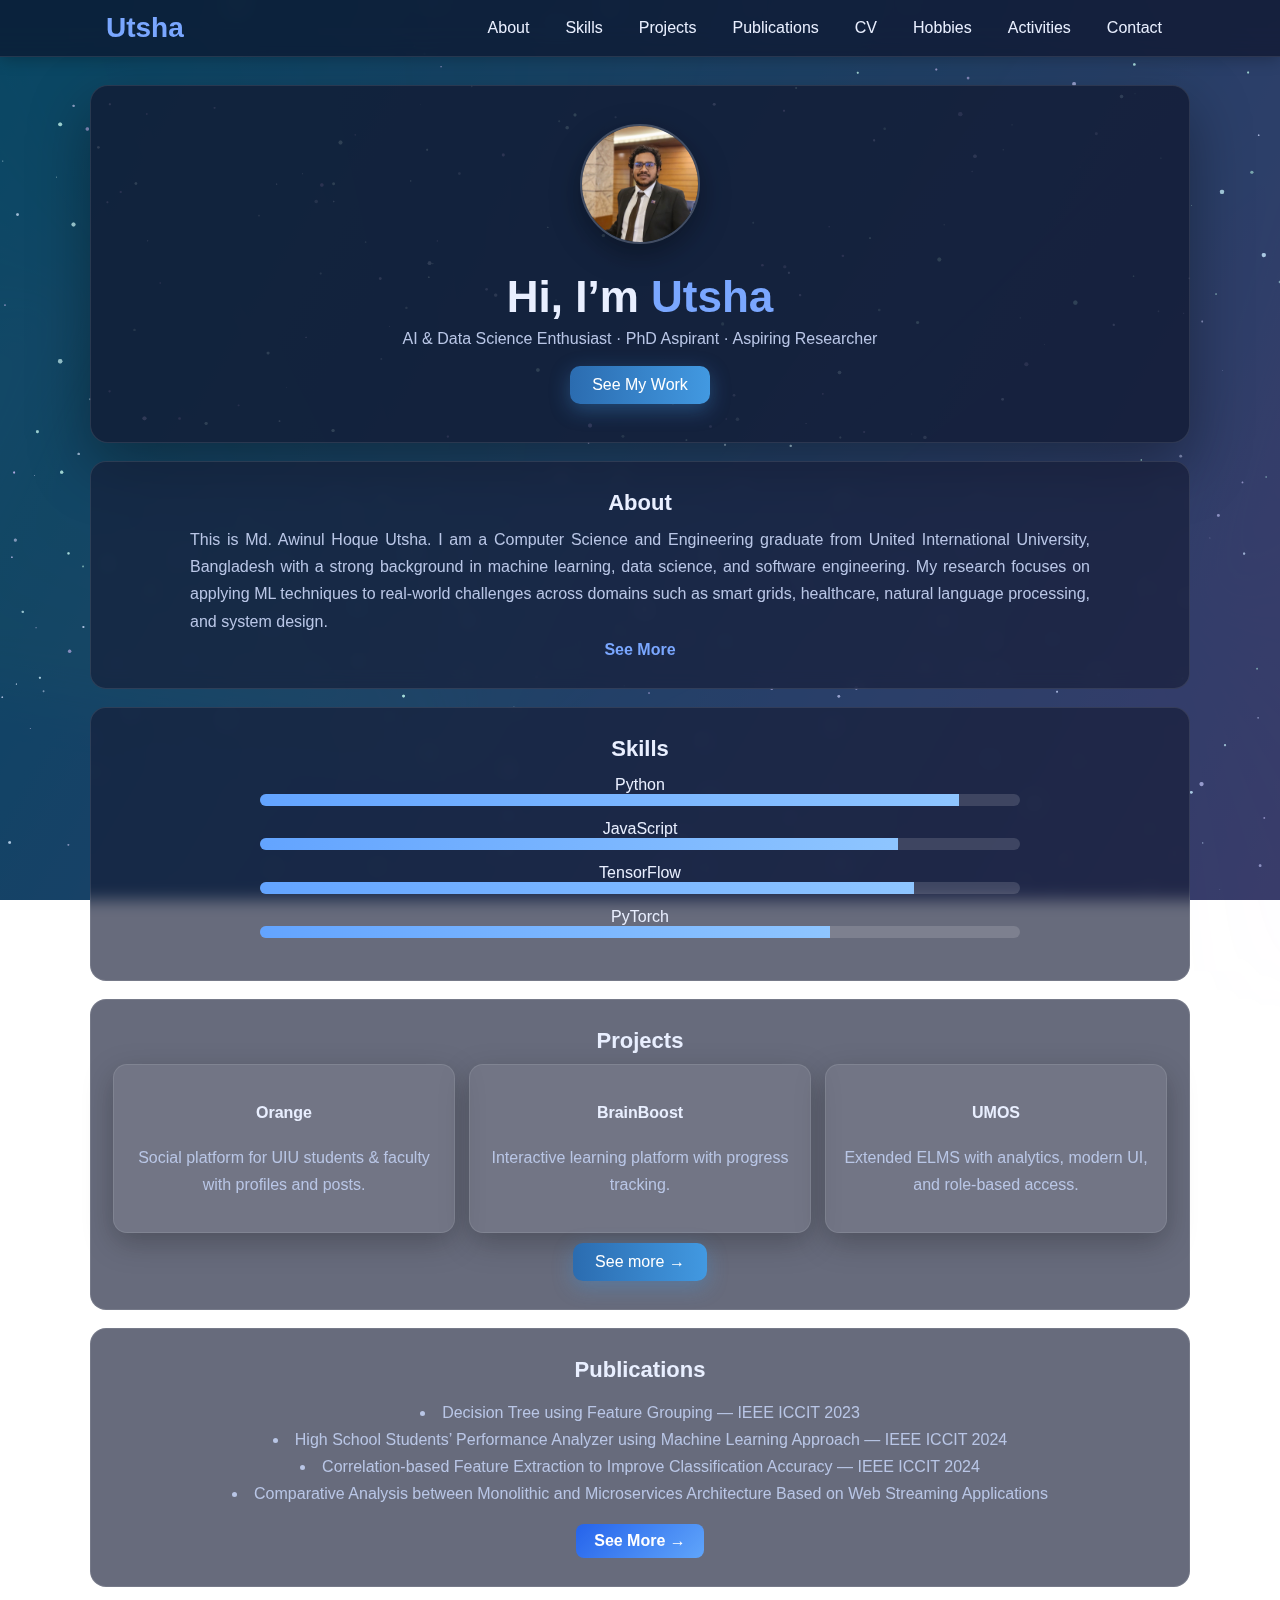
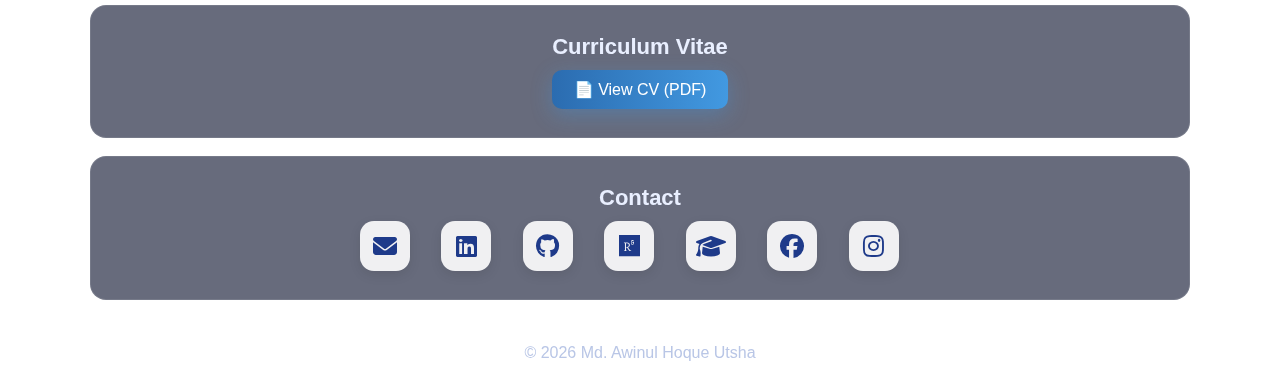
<file: index.html>
<!DOCTYPE html>
<html lang="en">
<head>
  <meta charset="UTF-8" />
  <meta name="viewport" content="width=device-width, initial-scale=1, viewport-fit=cover" />
  <title>Md. Awinul Hoque Utsha | Portfolio</title>

  <link
    rel="stylesheet"
    href="https://cdnjs.cloudflare.com/ajax/libs/font-awesome/6.5.0/css/all.min.css"
  />
  <link rel="stylesheet" href="style.css" />

  <style>
    /* =========================
       MOBILE FRIENDLY PATCH
       (keeps your existing design)
       ========================= */

    /* Base nav: keep your current look, just ensure flex works nicely */
    header nav {
      display: flex;
      align-items: center;
      justify-content: space-between;
      gap: 12px;
      padding: 12px 16px;
    }
    header nav h1.brand { margin: 0; white-space: nowrap; }

    /* Burger button (hidden on desktop) */
    .nav-toggle {
      display: none;
      appearance: none;
      border: 1px solid rgba(0,0,0,.08);
      background: #fff;
      width: 42px; height: 42px;
      border-radius: 12px;
      align-items: center; justify-content: center;
      cursor: pointer;
    }
    .nav-toggle svg { width: 22px; height: 22px; }

    /* Desktop UL stays as-is */
    header nav ul {
      list-style: none;
      display: flex;
      gap: 10px 12px;
      margin: 0;
      padding: 0;
      flex-wrap: wrap;             /* if narrow desktop, allow wrap */
      overflow-x: auto;            /* safety: long menus can scroll */
      -webkit-overflow-scrolling: touch;
      scrollbar-width: none;
    }
    header nav ul::-webkit-scrollbar { display: none; }

    header nav a {
      text-decoration: none;
      padding: 10px 12px;          /* larger tap target */
      border-radius: 12px;
    }

    /* Sections sizing for phones */
    .section {
      width: min(100% - 32px, 1100px);
      margin-left: auto;
      margin-right: auto;
    }

    /* Projects grid stacks gracefully */
    .grid {
      display: grid;
      gap: 14px;
      grid-template-columns: repeat(auto-fit, minmax(220px, 1fr));
    }

    /* About: readable line length */
    #about-text {
      width: min(100%, 900px);
      margin: 0 auto;
      text-align: justify;
    }

    /* Contact icons: clean grid + tap targets */
    .contact-icons {
      display: grid;
      gap: 10px;
      grid-template-columns: repeat(auto-fit, minmax(56px, 1fr));
      max-width: 560px;
      margin: 8px auto 0;
    }
    .contact-btn { padding: 14px; border-radius: 14px; }

    /* Performance: disable heavy bg on smaller screens */
    @media (max-width: 768px) {
      .sky, .aurora, #space { display: none !important; }
      body {
        background: radial-gradient(
          circle at 25% 25%,
          #e0f2fe 0%,
          #e9d5ff 35%,
          #ffe4e6 70%
        );
      }
      /* Mobile menu behavior */
      .nav-toggle { display: inline-flex; }
      header nav ul {
        display: none;                 /* hide links by default on mobile */
        width: 100%;
        margin-top: 8px;
        padding: 10px;
        border: 1px solid rgba(0,0,0,.06);
        border-radius: 14px;
        background: rgba(255,255,255,.85);
        box-shadow: 0 10px 28px rgba(0,0,0,.08);
        flex-direction: column;        /* vertical list */
        gap: 8px;
      }
      header.nav-open nav ul { display: flex; }   /* show when open */
      /* Keep hero image and spacing tidy */
      .hero { padding: 20px 0; }
      .hero .hero-content {
        width: min(100% - 24px, 820px);
        padding: 16px;
        margin: 0 auto;
      }
      .avatar {
        width: clamp(96px, 32vw, 140px);
        height: clamp(96px, 32vw, 140px);
      }
    }

    /* Smallest phones: slightly tighter padding */
    @media (max-width: 480px) {
      .section { padding: 16px; }
      .card { padding: 12px; }
    }

    /* Nice focus rings for accessibility */
    :where(a, button, input):focus-visible {
      outline: 2px solid #60a5fa;
      outline-offset: 2px;
      border-radius: 12px;
    }
  </style>
</head>

<body>
  <!-- Background layers -->
  <div class="sky"></div>
  <div class="aurora"></div>
  <canvas id="space"></canvas>

  <!-- HEADER -->
  <header>
    <nav>
      <h1 class="brand">Utsha</h1>

      <!-- mobile burger -->
      <button class="nav-toggle" id="navToggle" aria-label="Toggle navigation" aria-expanded="false">
        <svg viewBox="0 0 24 24" fill="none" stroke="#111827" stroke-width="2" stroke-linecap="round" aria-hidden="true">
          <path d="M4 6h16M4 12h16M4 18h16"/>
        </svg>
      </button>

      <ul id="navMenu">
        <li><a href="index.html#about">About</a></li>
        <li><a href="index.html#skills">Skills</a></li>
        <li><a href="index.html#projects">Projects</a></li>
        <li><a href="index.html#publications">Publications</a></li>
        <li><a href="index.html#cv">CV</a></li>
        <li><a href="hobbies.html">Hobbies</a></li>
        <li><a href="activities.html">Activities</a></li>
        <li><a href="index.html#contact">Contact</a></li>
      </ul>
    </nav>
  </header>

  <!-- HERO -->
  <section id="hero" class="hero">
    <div class="hero-content">
      <img src="me.jpg" alt="Profile photo" class="avatar" />
      <h2>Hi, I’m <span class="accent">Utsha</span></h2>
      <p>AI &amp; Data Science Enthusiast · PhD Aspirant · Aspiring Researcher</p>
      <a href="#projects" class="btn">See My Work</a>
    </div>
  </section>

  <!-- ABOUT -->
  <section id="about" class="section">
    <h3>About</h3>
    <p id="about-text" class="collapsed">
      This is Md. Awinul Hoque Utsha. I am a Computer Science and Engineering
      graduate from United International University, Bangladesh with a strong
      background in machine learning, data science, and software engineering.
      My research focuses on applying ML techniques to real-world challenges
      across domains such as smart grids, healthcare, natural language
      processing, and system design.

      <br /><br />
      I have co-authored several peer-reviewed IEEE conference papers,
      including work on decision tree feature grouping, smart grid stability
      prediction, Banglish sentiment analysis, and edge-computing–based fall
      detection for elderly safety. These contributions reflect my commitment
      to advancing applied ML research that bridges theory with impactful
      applications. In addition to research, I have built software systems and
      platforms such as Orange (a social platform for university communities),
      BrainBoost (an interactive learning system), and UMOS (an enhanced
      learning management system).

      <br /><br />
      My academic achievements include receiving the Champion Award at the
      ICCIT AI Application Competition (2024) and multiple merit-based
      scholarships. Beyond academics, I have demonstrated leadership as
      Chairperson of the IEEE UIU Student Branch and President of the UIU
      Entrepreneur Development Forum, experiences that strengthened my skills
      in collaboration, communication, and organizational management.

      <br /><br />
      My long-term goal is to pursue a PhD in machine learning and artificial
      intelligence, with a particular focus on robust representation learning,
      anomaly detection, and human-centered applications. I aspire to
      contribute to both cutting-edge research and practical innovations that
      address pressing societal challenges.
    </p>
    <button id="toggle-about" class="see-more-btn">See More</button>
  </section>

  <!-- SKILLS -->
  <section id="skills" class="section">
    <h3>Skills</h3>
    <div class="skills">
      <div class="skill">
        <span>Python</span>
        <div class="bar"><div class="fill" style="width: 92%"></div></div>
      </div>
      <div class="skill">
        <span>JavaScript</span>
        <div class="bar"><div class="fill" style="width: 84%"></div></div>
      </div>
      <div class="skill">
        <span>TensorFlow</span>
        <div class="bar"><div class="fill" style="width: 86%"></div></div>
      </div>
      <div class="skill">
        <span>PyTorch</span>
        <div class="bar"><div class="fill" style="width: 75%"></div></div>
      </div>
    </div>
  </section>

  <!-- PROJECTS -->
  <section id="projects" class="section">
    <h3>Projects</h3>
    <div class="grid">
      <article class="card">
        <h4>Orange</h4>
        <p>Social platform for UIU students &amp; faculty with profiles and posts.</p>
      </article>
      <article class="card">
        <h4>BrainBoost</h4>
        <p>Interactive learning platform with progress tracking.</p>
      </article>
      <article class="card">
        <h4>UMOS</h4>
        <p>Extended ELMS with analytics, modern UI, and role-based access.</p>
      </article>
    </div>
    <div class="see-more" style="margin-top: 10px">
      <a class="btn ghost" href="projects.html">See more →</a>
    </div>
  </section>

  <!-- PUBLICATIONS -->
  <section id="publications" class="section">
    <h3>Publications</h3>
    <ul class="list">
      <li>Decision Tree using Feature Grouping — IEEE ICCIT 2023</li>
      <li>
        High School Students’ Performance Analyzer using Machine Learning Approach — IEEE ICCIT 2024
      </li>
      <li>
        Correlation-based Feature Extraction to Improve Classification Accuracy — IEEE ICCIT 2024
      </li>
      <li>
        Comparative Analysis between Monolithic and Microservices Architecture Based on Web Streaming Applications
      </li>
    </ul>
    <div class="see-more" style="margin-top: 10px">
      <a href="publications.html" class="button">See More →</a>
    </div>
  </section>

  <!-- CV -->
  <section id="cv" class="section">
    <h3>Curriculum Vitae</h3>
    <a class="btn" href="cv.pdf" target="_blank" rel="noopener">📄 View CV (PDF)</a>
  </section>

  <!-- CONTACT -->
  <section id="contact" class="section">
    <h3>Contact</h3>
    <div class="contact-icons">
      <a href="mailto:mutsha202163@bscse.uiu.ac.bd" class="contact-btn" title="Email">
        <i class="fa-solid fa-envelope"></i>
      </a>
      <a
        href="https://www.linkedin.com/in/md-awinul-hoque-utsha-1637641ab/"
        target="_blank"
        class="contact-btn"
        title="LinkedIn"
        rel="noopener"
        ><i class="fa-brands fa-linkedin"></i
      ></a>
      <a href="https://github.com/Awinul" target="_blank" class="contact-btn" title="GitHub" rel="noopener">
        <i class="fa-brands fa-github"></i>
      </a>
      <a href="https://researchgate.net/profile/Md-Utsha" target="_blank" class="contact-btn" title="ResearchGate" rel="noopener">
        <i class="fa-brands fa-researchgate"></i>
      </a>
      <a href="https://scholar.google.com/citations?user=93PTwHEAAAAJ&hl=en" target="_blank" class="contact-btn" title="Google Scholar" rel="noopener">
        <i class="fa-solid fa-graduation-cap"></i>
      </a>
      <a href="https://www.facebook.com/awinulhoque.utsha" target="_blank" class="contact-btn" title="Facebook" rel="noopener">
        <i class="fa-brands fa-facebook"></i>
      </a>
      <a href="https://www.instagram.com/awinulhoque/?hl=en" target="_blank" class="contact-btn" title="Instagram" rel="noopener">
        <i class="fa-brands fa-instagram"></i>
      </a>
    </div>
  </section>

  <footer>
    © <span id="year"></span> Md. Awinul Hoque Utsha
  </footer>

  <script src="script.js"></script>
  <script>
    // Footer year
    document.getElementById("year").textContent = new Date().getFullYear();

    // Mobile menu toggle (no design change)
    const navToggle = document.getElementById('navToggle');
    const headerEl = document.querySelector('header');
    const navMenu = document.getElementById('navMenu');

    function closeMenu(){
      headerEl.classList.remove('nav-open');
      navToggle.setAttribute('aria-expanded', 'false');
    }

    navToggle.addEventListener('click', () => {
      const open = headerEl.classList.toggle('nav-open');
      navToggle.setAttribute('aria-expanded', String(open));
    });

    // Close menu on link click (mobile)
    navMenu.querySelectorAll('a').forEach(a => a.addEventListener('click', closeMenu));

    // Close on outside click (mobile)
    document.addEventListener('click', e => {
      if (!headerEl.contains(e.target) && headerEl.classList.contains('nav-open')) closeMenu();
    });

    // Close on Esc
    document.addEventListener('keydown', e => { if (e.key === 'Escape') closeMenu(); });
  </script>
</body>
</html>
</file>
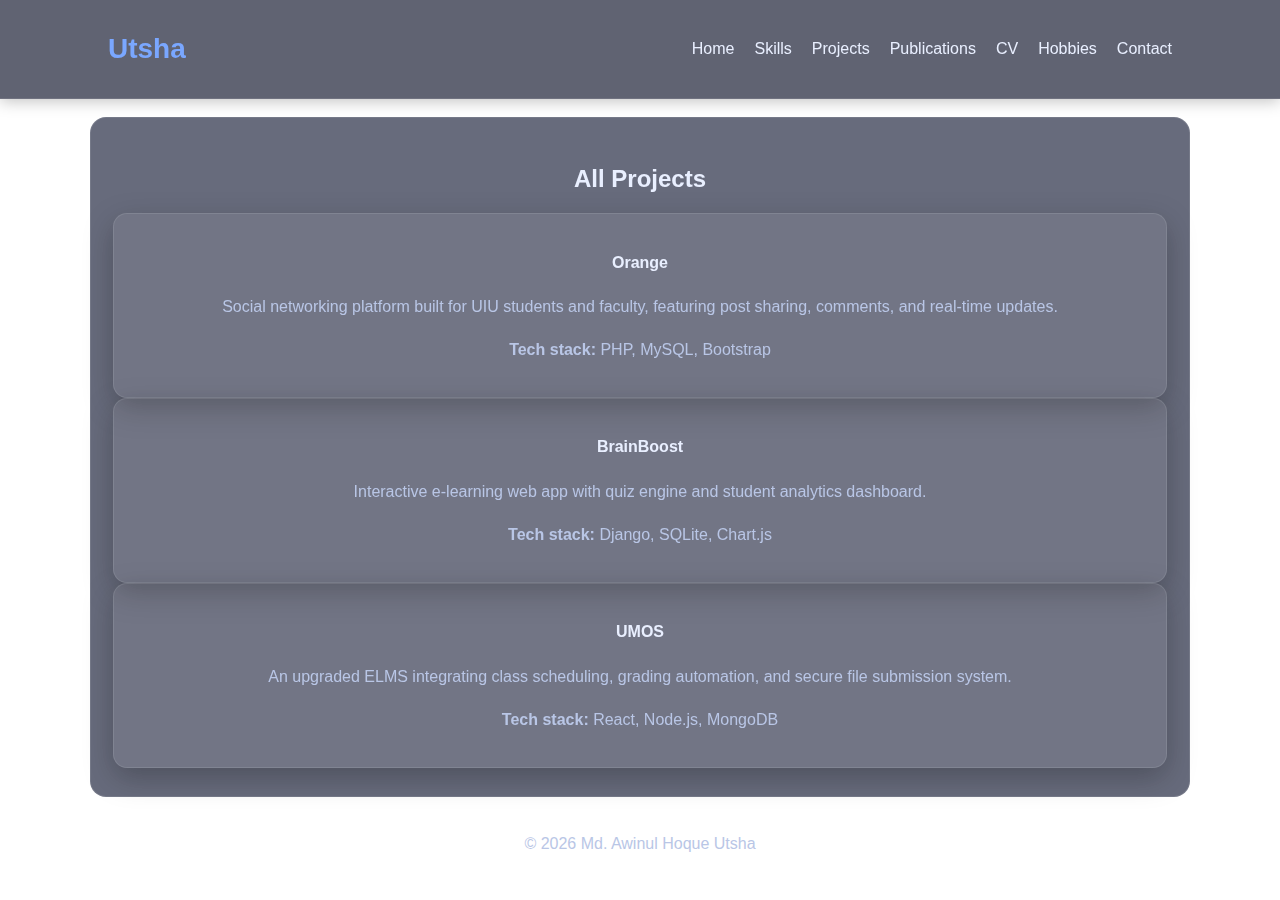
<file: projects.html>
<!DOCTYPE html>
<html lang="en">
<head>
  <meta charset="UTF-8" />
  <meta name="viewport" content="width=device-width, initial-scale=1.0" />
  <title>Projects | Md. Awinul Hoque Utsha</title>
  <link rel="stylesheet" href="style.css" />
</head>
<body>
  <header>
    <nav>
      <h1 class="brand">Utsha</h1>
      <ul>
        <li><a href="index.html">Home</a></li>
        
  <li><a class="active" href="index.html#skills">Skills</a></li>
  <li><a class="active" href="index.html#projects">Projects</a></li>
  <li><a class="active" href="index.html#publications">Publications</a></li>
  <li><a class="active" href="index.html#cv">CV</a></li>
  <li><a class="active" href="hobbies.html">Hobbies</a></li>
  <li><a class="active" href="index.html#contact">Contact</a></li>
      </ul>
    </nav>
  </header>

  <main class="section">
    <h2>All Projects</h2>

    <article class="card">
      <h4>Orange</h4>
      <p>Social networking platform built for UIU students and faculty, featuring post sharing, comments, and real-time updates.</p>
      <p><strong>Tech stack:</strong> PHP, MySQL, Bootstrap</p>
    </article>

    <article class="card">
      <h4>BrainBoost</h4>
      <p>Interactive e-learning web app with quiz engine and student analytics dashboard.</p>
      <p><strong>Tech stack:</strong> Django, SQLite, Chart.js</p>
    </article>

    <article class="card">
      <h4>UMOS</h4>
      <p>An upgraded ELMS integrating class scheduling, grading automation, and secure file submission system.</p>
      <p><strong>Tech stack:</strong> React, Node.js, MongoDB</p>
    </article>
  </main>

  <footer style="text-align:center; padding:20px;">
    © <span id="year"></span> Md. Awinul Hoque Utsha
  </footer>

  <script>
    document.getElementById("year").textContent = new Date().getFullYear();
  </script>
</body>
</html>
</file>
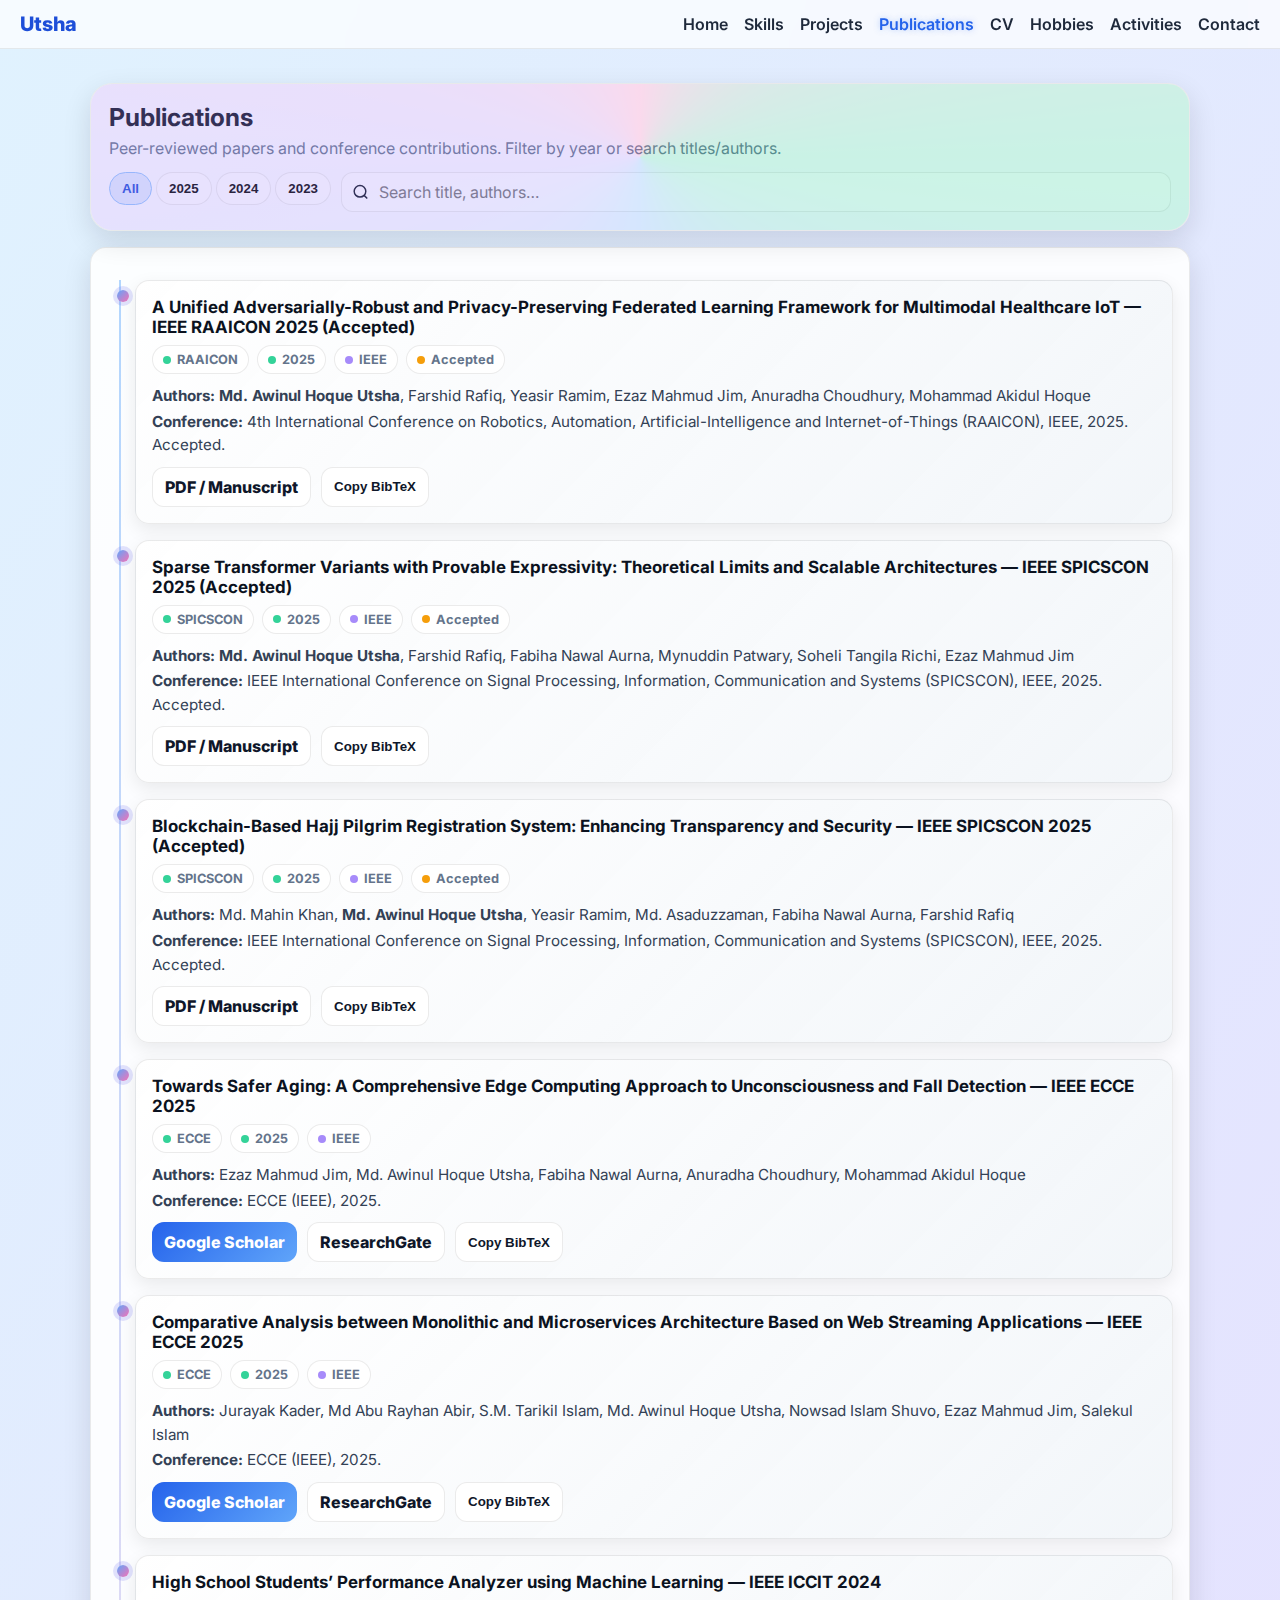
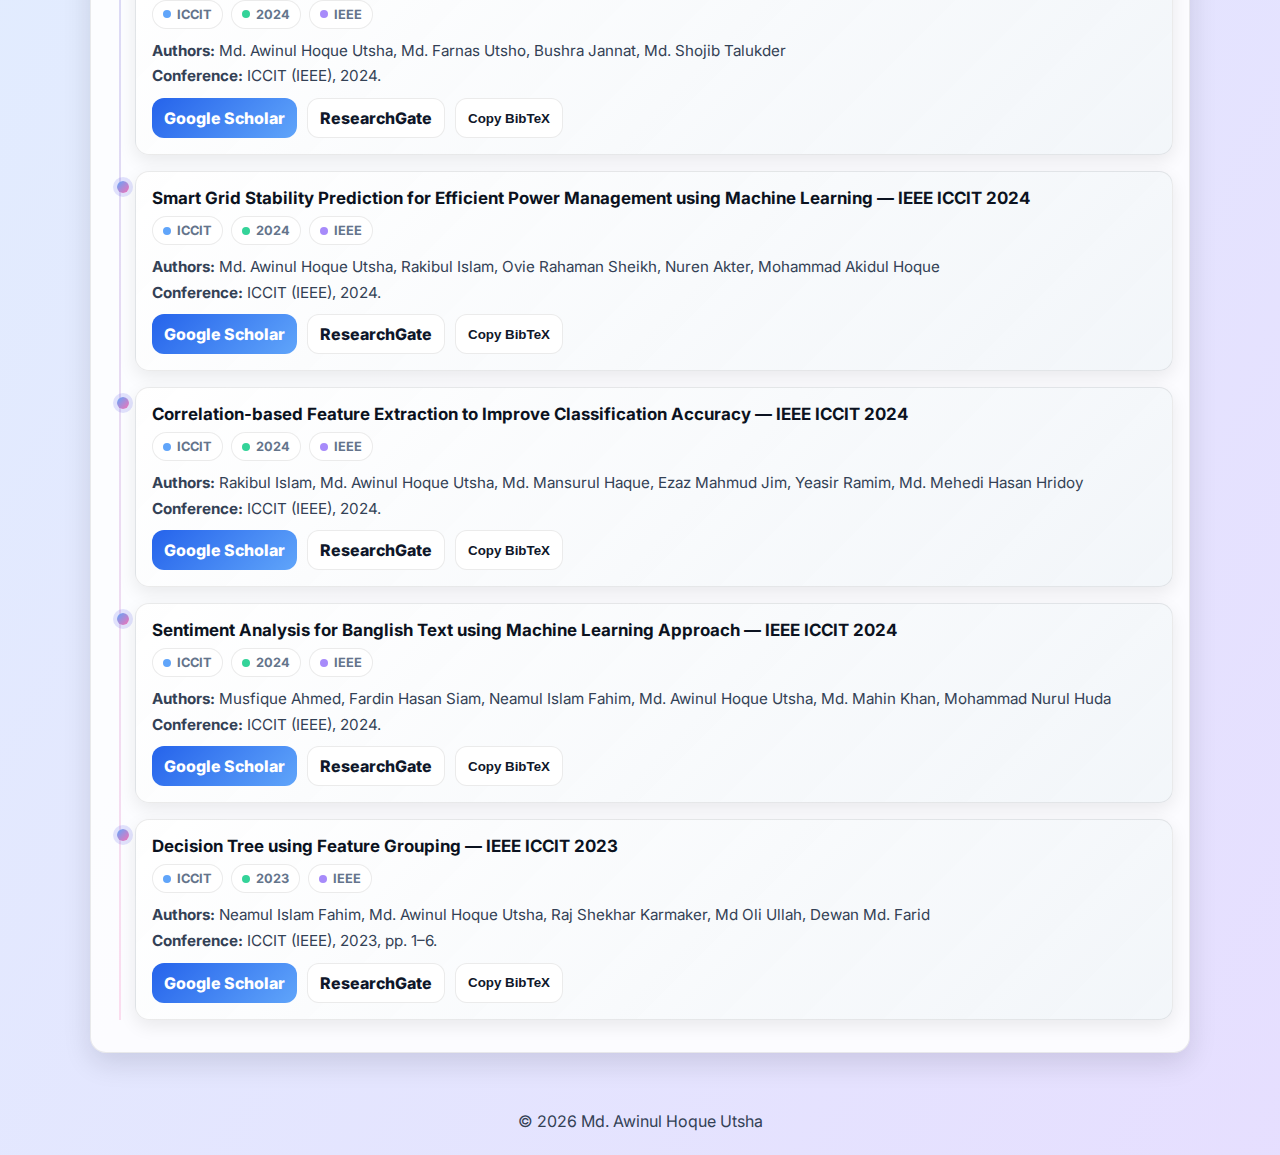
<file: publications.html>
<!DOCTYPE html>
<html lang="en" class="no-js">
<head>
  <meta charset="UTF-8" />
  <meta name="viewport" content="width=device-width, initial-scale=1" />
  <title>Utsha | Publications (Timeline)</title>
  <link rel="preconnect" href="https://fonts.googleapis.com">
  <link rel="preconnect" href="https://fonts.gstatic.com" crossorigin>
  <link href="https://fonts.googleapis.com/css2?family=Inter:wght@400;500;600;700&display=swap" rel="stylesheet">
  <style>
    :root{
      --ink:#0b1220; --ink-sub:#334155; --muted:#64748b;
      --brand:#1d4ed8; --brand-strong:#2563eb;
      --bg-grad:linear-gradient(120deg,#e0f2fe,#e9d5ff,#ffe4e6,#fde68a,#bbf7d0);
      --card: rgba(255,255,255,.88); --card-solid:#fff; --card-border: rgba(0,0,0,.08);
      --shadow: 0 10px 28px rgba(2,6,23,.12);
      --radius: 16px; --radius-lg:22px;
    }
    html{font-family:Inter, system-ui, -apple-system, Segoe UI, Roboto, sans-serif; scroll-behavior:smooth;}
    body{ margin:0; color:var(--ink); background:var(--bg-grad); background-size:600% 600%; animation:cosmicShift 20s ease-in-out infinite; }
    @keyframes cosmicShift{0%{background-position:0% 50%}50%{background-position:100% 50%}100%{background-position:0% 50%}}
    @media (prefers-reduced-motion:reduce){ body{ animation:none; } }

    /* Hide BibTeX textareas entirely (keeps copy working) */
    textarea.sr{ display:none !important; }

    header{ position:sticky; top:0; z-index:40; background:rgba(255,255,255,.7); backdrop-filter:blur(12px); border-bottom:1px solid var(--card-border); }
    nav{ display:flex; align-items:center; justify-content:space-between; gap:12px; padding:12px 20px; }
    .brand{ margin:0; font-size:1.25rem; font-weight:800; color:#1d4ed8; }
    nav ul{ list-style:none; display:flex; gap:16px; margin:0; padding:0; flex-wrap:wrap; }
    nav a{ text-decoration:none; color:#1e293b; font-weight:600; }
    nav a:hover, nav a.active{ color:#2563eb; text-shadow:0 0 6px rgba(37,99,235,.35); }

    .wrap{ max-width:1100px; margin:0 auto; padding:18px; }
    .hero{ position:relative; margin:16px 0; padding:18px; border-radius:var(--radius-lg); background:var(--card); border:1px solid var(--card-border); box-shadow:var(--shadow); overflow:hidden; }
    .hero:before{ content:""; position:absolute; inset:-2px; border-radius:calc(var(--radius-lg) + 2px); padding:2px;
      background:conic-gradient(from 180deg, #60a5fa,#a78bfa,#f472b6,#34d399,#60a5fa);
      -webkit-mask:linear-gradient(#0000,#0000) content-box, linear-gradient(#000,#000); -webkit-mask-composite:xor; mask-composite:exclude; opacity:.25; animation:spin 8s linear infinite; }
    @keyframes spin{to{transform:rotate(1turn)}}
    .hero h2{ margin:0 0 6px; font-size:1.55rem; color:var(--ink); }
    .hero p{ margin:0; color:var(--muted); }

    .controls{ display:flex; flex-wrap:wrap; gap:10px; margin-top:14px; }
    .chip{ padding:8px 12px; border-radius:999px; border:1px solid var(--card-border); background:var(--card-solid); font-weight:600; cursor:pointer; }
    .chip.active{ background:rgba(37,99,235,.12); color:#1d4ed8; border-color:#93c5fd; }
    .search{ flex:1 1 240px; min-width:200px; display:flex; align-items:center; gap:8px; border:1px solid var(--card-border); border-radius:12px; padding:8px 10px; background:var(--card-solid); }
    .search input{ width:100%; border:0; outline:0; background:transparent; color:var(--ink); font:inherit; }

    .section{ background:var(--card); border:1px solid var(--card-border); border-radius:var(--radius); padding:16px; box-shadow:var(--shadow); margin:16px 0; }
    .timeline{ position:relative; margin:0; padding:0; list-style:none; }
    .timeline:before{ content:""; position:absolute; left:12px; top:0; bottom:0; width:2px; background:linear-gradient(#93c5fd,#fbcfe8); opacity:.7; }
    .item{ position:relative; margin:16px 0 16px 28px; }
    .node{ position:absolute; left:-18px; top:10px; width:12px; height:12px; border-radius:999px; background:linear-gradient(135deg,#60a5fa,#f472b6); box-shadow:0 0 0 4px rgba(99,102,241,.18); }

    .pub-card{ background:linear-gradient(135deg, rgba(255,255,255,.96), rgba(241,245,249,.9)); border:1px solid var(--card-border);
      border-radius:14px; padding:16px; box-shadow:0 6px 18px rgba(0,0,0,.08); transition:transform .2s ease, box-shadow .2s ease; }
    .pub-card:hover{ transform:translateY(-3px); box-shadow:0 16px 36px rgba(2,6,23,.14); }
    .meta-row{ display:flex; flex-wrap:wrap; gap:8px; align-items:center; margin:6px 0 10px; }
    .badge{ display:inline-flex; align-items:center; gap:6px; padding:6px 10px; border-radius:999px; border:1px solid var(--card-border); background:var(--card-solid); color:var(--muted); font-weight:700; font-size:.8rem; }
    .dot{ width:8px; height:8px; border-radius:999px; }
    .pub-title{ margin:0 0 8px; font-size:1.06rem; color:var(--ink); }
    .pub-meta{ margin:2px 0; color:var(--ink-sub); font-size:.95rem; line-height:1.55; }
    .pub-links{ display:flex; flex-wrap:wrap; gap:10px; margin-top:10px; }
    .btn{ text-decoration:none; display:inline-flex; align-items:center; gap:8px; padding:9px 12px; border-radius:12px; background:linear-gradient(135deg,#2563eb,#60a5fa); color:#fff; font-weight:800; border:none; cursor:pointer; }
    .btn.secondary{ background:#fff; color:#0f172a; border:1px solid var(--card-border); }

    footer{ text-align:center; color:#334155; padding:24px; }
    @media (max-width:600px){ nav ul{ gap:10px; } .pub-card{ padding:14px; } }
  </style>
</head>
<body>
  <header>
    <nav>
      <h1 class="brand">Utsha</h1>
      <ul>
        <li><a href="index.html#about">Home</a></li>
        <li><a href="index.html#skills">Skills</a></li>
        <li><a href="index.html#projects">Projects</a></li>
        <li><a class="active" href="index.html#publications">Publications</a></li>
        <li><a href="index.html#cv">CV</a></li>
        <li><a href="hobbies.html">Hobbies</a></li>
        <li><a href="activities.html">Activities</a></li>
        <li><a href="index.html#contact">Contact</a></li>
      </ul>
    </nav>
  </header>

  <main class="wrap">
    <section class="hero" aria-labelledby="pubs-title">
      <h2 id="pubs-title">Publications</h2>
      <p>Peer-reviewed papers and conference contributions. Filter by year or search titles/authors.</p>
      <div class="controls">
        <div class="chips" role="tablist" aria-label="Year filters">
          <button class="chip active" data-year="all" role="tab" aria-selected="true">All</button>
          <button class="chip" data-year="2025" role="tab">2025</button>
          <button class="chip" data-year="2024" role="tab">2024</button>
          <button class="chip" data-year="2023" role="tab">2023</button>
        </div>
        <label class="search" aria-label="Search publications">
          <svg width="18" height="18" viewBox="0 0 24 24" fill="none" stroke="currentColor" stroke-width="2">
            <circle cx="11" cy="11" r="8"></circle>
            <line x1="21" y1="21" x2="16.65" y2="16.65"></line>
          </svg>
          <input type="search" id="pubSearch" placeholder="Search title, authors…" />
        </label>
      </div>
    </section>

    <section class="section" aria-label="Publication list" id="pubList">
      <ul class="timeline">

        <!-- ====================== -->
        <!-- Accepted papers first  -->
        <!-- ====================== -->


        <!-- Accepted (A2) – RAAICON Federated Learning -->
        <li class="item" data-year="2025">
          <span class="node" aria-hidden="true"></span>
          <article class="pub-card">
            <h4 class="pub-title">A Unified Adversarially-Robust and Privacy-Preserving Federated Learning Framework for Multimodal Healthcare IoT — IEEE RAAICON 2025 (Accepted)</h4>
            <div class="meta-row">
              <span class="badge"><span class="dot" style="background:#34d399"></span> RAAICON</span>
              <span class="badge"><span class="dot" style="background:#34d399"></span> 2025</span>
              <span class="badge"><span class="dot" style="background:#a78bfa"></span> IEEE</span>
              <span class="badge"><span class="dot" style="background:#f59e0b"></span> Accepted</span>
            </div>
            <p class="pub-meta"><strong>Authors:</strong> <strong>Md. Awinul Hoque Utsha</strong>, Farshid Rafiq, Yeasir Ramim, Ezaz Mahmud Jim, Anuradha Choudhury, Mohammad Akidul Hoque</p>
            <p class="pub-meta"><strong>Conference:</strong> 4th International Conference on Robotics, Automation, Artificial-Intelligence and Internet-of-Things (RAAICON), IEEE, 2025. Accepted.</p>
            <div class="pub-links">
              <!-- Replace # with actual PDF/manuscript link later -->
              <a class="btn secondary" href="A_Unified_Adversarially_Robust___Privacy_Preserving_Federated_Learning_Framework_for_Multimodal_Healthcare_IoT.pdf" target="_blank" rel="noopener">PDF / Manuscript</a>
              <button class="btn secondary copy-btn" data-bibtex="#bib8">Copy BibTeX</button>
            </div>
            <textarea id="bib8" class="sr">@inproceedings{utsha2025federated,
  title={A Unified Adversarially-Robust and Privacy-Preserving Federated Learning Framework for Multimodal Healthcare IoT},
  author={Utsha, Md. Awinul Hoque and Rafiq, Farshid and Ramim, Yeasir and Jim, Ezaz Mahmud and Choudhury, Anuradha and Hoque, Mohammad Akidul},
  booktitle={4th International Conference on Robotics, Automation, Artificial-Intelligence and Internet-of-Things (RAAICON)},
  year={2025},
  note={Accepted}
}</textarea>
          </article>
        </li>

        <!-- Accepted (A3) – SPICSCON Sparse Transformer -->
        <li class="item" data-year="2025">
          <span class="node" aria-hidden="true"></span>
          <article class="pub-card">
            <h4 class="pub-title">Sparse Transformer Variants with Provable Expressivity: Theoretical Limits and Scalable Architectures — IEEE SPICSCON 2025 (Accepted)</h4>
            <div class="meta-row">
              <span class="badge"><span class="dot" style="background:#34d399"></span> SPICSCON</span>
              <span class="badge"><span class="dot" style="background:#34d399"></span> 2025</span>
              <span class="badge"><span class="dot" style="background:#a78bfa"></span> IEEE</span>
              <span class="badge"><span class="dot" style="background:#f59e0b"></span> Accepted</span>
            </div>
            <p class="pub-meta"><strong>Authors:</strong> <strong>Md. Awinul Hoque Utsha</strong>, Farshid Rafiq, Fabiha Nawal Aurna, Mynuddin Patwary, Soheli Tangila Richi, Ezaz Mahmud Jim</p>
            <p class="pub-meta"><strong>Conference:</strong> IEEE International Conference on Signal Processing, Information, Communication and Systems (SPICSCON), IEEE, 2025. Accepted.</p>
            <div class="pub-links">
              <!-- Replace # with actual PDF/manuscript link later -->
              <a class="btn secondary" href="Sparse_Transformer_Variants_with_Provable_Expressivity__Theoretical_Limits_and_Scalable_Architectures (6).pdf" target="_blank" rel="noopener">PDF / Manuscript</a>
              <button class="btn secondary copy-btn" data-bibtex="#bib9">Copy BibTeX</button>
            </div>
            <textarea id="bib9" class="sr">@inproceedings{utsha2025sparse,
  title={Sparse Transformer Variants with Provable Expressivity: Theoretical Limits and Scalable Architectures},
  author={Utsha, Md. Awinul Hoque and Rafiq, Farshid and Aurna, Fabiha Nawal and Patwary, Mynuddin and Richi, Soheli Tangila and Jim, Ezaz Mahmud},
  booktitle={IEEE International Conference on Signal Processing, Information, Communication and Systems (SPICSCON)},
  year={2025},
  note={Accepted}
}</textarea>


          </article>
        </li>
        
        <!-- Accepted (A1) – Blockchain Hajj (SPICSCON) -->
        <li class="item" data-year="2025">
          <span class="node" aria-hidden="true"></span>
          <article class="pub-card">
            <h4 class="pub-title">Blockchain-Based Hajj Pilgrim Registration System: Enhancing Transparency and Security — IEEE SPICSCON 2025 (Accepted)</h4>
            <div class="meta-row">
              <span class="badge"><span class="dot" style="background:#34d399"></span> SPICSCON</span>
              <span class="badge"><span class="dot" style="background:#34d399"></span> 2025</span>
              <span class="badge"><span class="dot" style="background:#a78bfa"></span> IEEE</span>
              <span class="badge"><span class="dot" style="background:#f59e0b"></span> Accepted</span>
            </div>
            <p class="pub-meta"><strong>Authors:</strong> Md. Mahin Khan, <strong>Md. Awinul Hoque Utsha</strong>, Yeasir Ramim, Md. Asaduzzaman, Fabiha Nawal Aurna, Farshid Rafiq</p>
            <p class="pub-meta"><strong>Conference:</strong> IEEE International Conference on Signal Processing, Information, Communication and Systems (SPICSCON), IEEE, 2025. Accepted.</p>
            <div class="pub-links">
              <!-- Replace # with actual PDF/manuscript link later -->
              <a class="btn secondary" href="Blockchain_Based_Hajj_Pilgrim_Registration_System (8).pdf" target="_blank" rel="noopener">PDF / Manuscript</a>
              <button class="btn secondary copy-btn" data-bibtex="#bib10">Copy BibTeX</button>
            </div>
            <textarea id="bib10" class="sr">@inproceedings{khan2025hajjblockchain,
  title={Blockchain-Based Hajj Pilgrim Registration System: Enhancing Transparency and Security},
  author={Khan, Md. Mahin and Utsha, Md. Awinul Hoque and Ramim, Yeasir and Asaduzzaman, Md. and Aurna, Fabiha Nawal and Rafiq, Farshid},
  booktitle={IEEE International Conference on Signal Processing, Information, Communication and Systems (SPICSCON)},
  year={2025},
  note={Accepted}
}</textarea>
          </article>
        </li>

        <!-- =========================== -->
        <!-- Then other 2025 publications -->
        <!-- =========================== -->

        <!-- 2025 (E1) – ECCE Safer Aging -->
        <li class="item" data-year="2025">
          <span class="node" aria-hidden="true"></span>
          <article class="pub-card">
            <h4 class="pub-title">Towards Safer Aging: A Comprehensive Edge Computing Approach to Unconsciousness and Fall Detection — IEEE ECCE 2025</h4>
            <div class="meta-row">
              <span class="badge"><span class="dot" style="background:#34d399"></span> ECCE</span>
              <span class="badge"><span class="dot" style="background:#34d399"></span> 2025</span>
              <span class="badge"><span class="dot" style="background:#a78bfa"></span> IEEE</span>
            </div>
            <p class="pub-meta"><strong>Authors:</strong> Ezaz Mahmud Jim, Md. Awinul Hoque Utsha, Fabiha Nawal Aurna, Anuradha Choudhury, Mohammad Akidul Hoque</p>
            <p class="pub-meta"><strong>Conference:</strong> ECCE (IEEE), 2025.</p>
            <div class="pub-links">
              <a class="btn" href="https://scholar.google.com/citations?view_op=view_citation&hl=en&user=93PTwHEAAAAJ&citation_for_view=93PTwHEAAAAJ:9yKSN-GCB0IC" target="_blank" rel="noopener">Google Scholar</a>
              <a class="btn secondary" href="https://www.researchgate.net/publication/392221192_Towards_Safer_Aging_A_Comprehensive_Edge_Computing_Approach_to_Unconsciousness_and_Fall_Detection" target="_blank" rel="noopener">ResearchGate</a>
              <button class="btn secondary copy-btn" data-bibtex="#bib6">Copy BibTeX</button>
            </div>
            <textarea id="bib6" class="sr">@inproceedings{jim2025saferaging,
  title={Towards Safer Aging: A Comprehensive Edge Computing Approach to Unconsciousness and Fall Detection},
  booktitle={ECCE},
  year={2025},
  author={Jim, Ezaz Mahmud and Utsha, Md. Awinul Hoque and others}
}</textarea>
          </article>
        </li>

        <!-- 2025 (E2) – ECCE Monolithic vs Microservices -->
        <li class="item" data-year="2025">
          <span class="node" aria-hidden="true"></span>
          <article class="pub-card">
            <h4 class="pub-title">Comparative Analysis between Monolithic and Microservices Architecture Based on Web Streaming Applications — IEEE ECCE 2025</h4>
            <div class="meta-row">
              <span class="badge"><span class="dot" style="background:#34d399"></span> ECCE</span>
              <span class="badge"><span class="dot" style="background:#34d399"></span> 2025</span>
              <span class="badge"><span class="dot" style="background:#a78bfa"></span> IEEE</span>
            </div>
            <p class="pub-meta"><strong>Authors:</strong> Jurayak Kader, Md Abu Rayhan Abir, S.M. Tarikil Islam, Md. Awinul Hoque Utsha, Nowsad Islam Shuvo, Ezaz Mahmud Jim, Salekul Islam</p>
            <p class="pub-meta"><strong>Conference:</strong> ECCE (IEEE), 2025.</p>
            <div class="pub-links">
              <a class="btn" href="https://scholar.google.com/citations?view_op=view_citation&hl=en&user=93PTwHEAAAAJ&citation_for_view=93PTwHEAAAAJ:d1gkVwhDpl0C" target="_blank" rel="noopener">Google Scholar</a>
              <a class="btn secondary" href="https://www.researchgate.net/publication/392224139_Comparative_Analysis_between_Monolithic_and_Microservice_Architecture_Based_on_Web_Streaming_Applications" target="_blank" rel="noopener">ResearchGate</a>
              <button class="btn secondary copy-btn" data-bibtex="#bib7">Copy BibTeX</button>
            </div>
            <textarea id="bib7" class="sr">@inproceedings{kader2025microservices,
  title={Comparative Analysis between Monolithic and Microservices Architecture Based on Web Streaming Applications},
  booktitle={ECCE},
  year={2025},
  author={Kader, Jurayak and Utsha, Md. A. H. and others}
}</textarea>
          </article>
        </li>

        <!-- ================= -->
        <!-- 2024 publications -->
        <!-- ================= -->

        <!-- 2024 (1) -->
        <li class="item" data-year="2024">
          <span class="node" aria-hidden="true"></span>
          <article class="pub-card">
            <h4 class="pub-title">High School Students’ Performance Analyzer using Machine Learning — IEEE ICCIT 2024</h4>
            <div class="meta-row">
              <span class="badge"><span class="dot" style="background:#60a5fa"></span> ICCIT</span>
              <span class="badge"><span class="dot" style="background:#34d399"></span> 2024</span>
              <span class="badge"><span class="dot" style="background:#a78bfa"></span> IEEE</span>
            </div>
            <p class="pub-meta"><strong>Authors:</strong> Md. Awinul Hoque Utsha, Md. Farnas Utsho, Bushra Jannat, Md. Shojib Talukder</p>
            <p class="pub-meta"><strong>Conference:</strong> ICCIT (IEEE), 2024.</p>
            <div class="pub-links">
              <a class="btn" href="https://scholar.google.com/citations?view_op=view_citation&hl=en&user=93PTwHEAAAAJ&citation_for_view=93PTwHEAAAAJ:2osOgNQ5qMEC" target="_blank" rel="noopener">Google Scholar</a>
              <a class="btn secondary" href="https://www.researchgate.net/publication/392563509_High_School_Students'_Performance_Analyzer_Using_Machine_Learning_Approach" target="_blank" rel="noopener">ResearchGate</a>
              <button class="btn secondary copy-btn" data-bibtex="#bib2">Copy BibTeX</button>
            </div>
            <textarea id="bib2" class="sr">@inproceedings{utsha2024hsperf,
  title={High School Students’ Performance Analyzer using ML},
  booktitle={ICCIT},
  year={2024},
  author={Utsha, Md. A. H. and others}
}</textarea>
          </article>
        </li>

        <!-- 2024 (2) -->
        <li class="item" data-year="2024">
          <span class="node" aria-hidden="true"></span>
          <article class="pub-card">
            <h4 class="pub-title">Smart Grid Stability Prediction for Efficient Power Management using Machine Learning — IEEE ICCIT 2024</h4>
            <div class="meta-row">
              <span class="badge"><span class="dot" style="background:#60a5fa"></span> ICCIT</span>
              <span class="badge"><span class="dot" style="background:#34d399"></span> 2024</span>
              <span class="badge"><span class="dot" style="background:#a78bfa"></span> IEEE</span>
            </div>
            <p class="pub-meta"><strong>Authors:</strong> Md. Awinul Hoque Utsha, Rakibul Islam, Ovie Rahaman Sheikh, Nuren Akter, Mohammad Akidul Hoque</p>
            <p class="pub-meta"><strong>Conference:</strong> ICCIT (IEEE), 2024.</p>
            <div class="pub-links">
              <a class="btn" href="https://scholar.google.com/citations?view_op=view_citation&hl=en&user=93PTwHEAAAAJ&citation_for_view=93PTwHEAAAAJ:UeHWp8X0CEIC" target="_blank" rel="noopener">Google Scholar</a>
              <a class="btn secondary" href="https://www.researchgate.net/publication/392564733_Smart_Grid_Stability_Prediction_for_Efficient_Power_Management_using_Machine_Learning" target="_blank" rel="noopener">ResearchGate</a>
              <button class="btn secondary copy-btn" data-bibtex="#bib3">Copy BibTeX</button>
            </div>
            <textarea id="bib3" class="sr">@inproceedings{utsha2024smartgrid,
  title={Smart Grid Stability Prediction for Efficient Power Management using Machine Learning},
  booktitle={ICCIT},
  year={2024},
  author={Utsha, Md. A. H. and others}
}</textarea>
          </article>
        </li>

        <!-- 2024 (3) -->
        <li class="item" data-year="2024">
          <span class="node" aria-hidden="true"></span>
          <article class="pub-card">
            <h4 class="pub-title">Correlation-based Feature Extraction to Improve Classification Accuracy — IEEE ICCIT 2024</h4>
            <div class="meta-row">
              <span class="badge"><span class="dot" style="background:#60a5fa"></span> ICCIT</span>
              <span class="badge"><span class="dot" style="background:#34d399"></span> 2024</span>
              <span class="badge"><span class="dot" style="background:#a78bfa"></span> IEEE</span>
            </div>
            <p class="pub-meta"><strong>Authors:</strong> Rakibul Islam, Md. Awinul Hoque Utsha, Md. Mansurul Haque, Ezaz Mahmud Jim, Yeasir Ramim, Md. Mehedi Hasan Hridoy</p>
            <p class="pub-meta"><strong>Conference:</strong> ICCIT (IEEE), 2024.</p>
            <div class="pub-links">
              <a class="btn" href="https://scholar.google.com/citations?view_op=view_citation&hl=en&user=93PTwHEAAAAJ&citation_for_view=93PTwHEAAAAJ:qjMakFHDy7sC" target="_blank" rel="noopener">Google Scholar</a>
              <a class="btn secondary" href="https://www.researchgate.net/publication/392564867_Co-relation-based_Feature_Extraction_to_Improve_Classification_Accuracy" target="_blank" rel="noopener">ResearchGate</a>
              <button class="btn secondary copy-btn" data-bibtex="#bib4">Copy BibTeX</button>
            </div>
            <textarea id="bib4" class="sr">@inproceedings{islam2024corrfeat,
  title={Correlation-based Feature Extraction to Improve Classification Accuracy},
  booktitle={ICCIT},
  year={2024},
  author={Islam, Rakibul and Utsha, Md. A. H. and others}
}</textarea>
          </article>
        </li>

        <!-- 2024 (4) -->
        <li class="item" data-year="2024">
          <span class="node" aria-hidden="true"></span>
          <article class="pub-card">
            <h4 class="pub-title">Sentiment Analysis for Banglish Text using Machine Learning Approach — IEEE ICCIT 2024</h4>
            <div class="meta-row">
              <span class="badge"><span class="dot" style="background:#60a5fa"></span> ICCIT</span>
              <span class="badge"><span class="dot" style="background:#34d399"></span> 2024</span>
              <span class="badge"><span class="dot" style="background:#a78bfa"></span> IEEE</span>
            </div>
            <p class="pub-meta"><strong>Authors:</strong> Musfique Ahmed, Fardin Hasan Siam, Neamul Islam Fahim, Md. Awinul Hoque Utsha, Md. Mahin Khan, Mohammad Nurul Huda</p>
            <p class="pub-meta"><strong>Conference:</strong> ICCIT (IEEE), 2024.</p>
            <div class="pub-links">
              <a class="btn" href="https://scholar.google.com/citations?view_op=view_citation&hl=en&user=93PTwHEAAAAJ&citation_for_view=93PTwHEAAAAJ:IjCSPb-OGe4C" target="_blank" rel="noopener">Google Scholar</a>
              <a class="btn secondary" href="https://www.researchgate.net/publication/392565040_Sentiment_Analysis_for_Banglish_Text_using_Machine_Learning_Approach" target="_blank" rel="noopener">ResearchGate</a>
              <button class="btn secondary copy-btn" data-bibtex="#bib5">Copy BibTeX</button>
            </div>
            <textarea id="bib5" class="sr">@inproceedings{ahmed2024banglish,
  title={Sentiment Analysis for Banglish Text using Machine Learning Approach},
  booktitle={ICCIT},
  year={2024},
  author={Ahmed, Musfique and Utsha, Md. A. H. and others}
}</textarea>
          </article>
        </li>

        <!-- ================ -->
        <!-- 2023 publication -->
        <!-- ================ -->

        <!-- 2023 -->
        <li class="item" data-year="2023">
          <span class="node" aria-hidden="true"></span>
          <article class="pub-card">
            <h4 class="pub-title">Decision Tree using Feature Grouping — IEEE ICCIT 2023</h4>
            <div class="meta-row">
              <span class="badge"><span class="dot" style="background:#60a5fa"></span> ICCIT</span>
              <span class="badge"><span class="dot" style="background:#34d399"></span> 2023</span>
              <span class="badge"><span class="dot" style="background:#a78bfa"></span> IEEE</span>
            </div>
            <p class="pub-meta"><strong>Authors:</strong> Neamul Islam Fahim, Md. Awinul Hoque Utsha, Raj Shekhar Karmaker, Md Oli Ullah, Dewan Md. Farid</p>
            <p class="pub-meta"><strong>Conference:</strong> ICCIT (IEEE), 2023, pp. 1–6.</p>
            <div class="pub-links">
              <a class="btn" href="https://scholar.google.com/citations?view_op=view_citation&hl=en&user=93PTwHEAAAAJ&citation_for_view=93PTwHEAAAAJ:u-x6o8ySG0sC" target="_blank" rel="noopener">Google Scholar</a>
              <a class="btn secondary" href="https://www.researchgate.net/publication/378534829_Decision_Tree_using_Feature_Grouping" target="_blank" rel="noopener">ResearchGate</a>
              <button class="btn secondary copy-btn" data-bibtex="#bib1">Copy BibTeX</button>
            </div>
            <textarea id="bib1" class="sr">@inproceedings{fahim2023featuregrouping,
  title={Decision Tree using Feature Grouping},
  booktitle={ICCIT},
  year={2023},
  author={Fahim, Neamul Islam and Utsha, Md. Awinul Hoque and others}
}</textarea>
          </article>
        </li>

      </ul>
    </section>
  </main>

  <footer>© <span id="year"></span> Md. Awinul Hoque Utsha</footer>

  <script>
    document.getElementById('year').textContent = new Date().getFullYear();

    // Filter + Search
    const chips = document.querySelectorAll('.chip');
    const items = Array.from(document.querySelectorAll('.item'));
    const search = document.getElementById('pubSearch');

    function apply(){
      const active = document.querySelector('.chip.active')?.dataset.year || 'all';
      const q = (search.value || '').toLowerCase().trim();
      items.forEach(it => {
        const yearOk = active === 'all' || it.dataset.year === active;
        const text = it.textContent.toLowerCase();
        const qOk = !q || text.includes(q);
        it.style.display = (yearOk && qOk) ? '' : 'none';
      });
    }

    chips.forEach(ch => ch.addEventListener('click', () => {
      chips.forEach(c => c.classList.remove('active'));
      ch.classList.add('active');
      apply();
    }));
    search.addEventListener('input', apply);

    // Copy BibTeX
    document.querySelectorAll('.copy-btn').forEach(btn => {
      btn.addEventListener('click', () => {
        const id = btn.dataset.bibtex;
        const el = document.querySelector(id);
        if (!el) return;
        navigator.clipboard.writeText(el.value || '').then(() => {
          const old = btn.textContent;
          btn.textContent = 'Copied!';
          setTimeout(() => btn.textContent = old, 1200);
        });
      });
    });
  </script>
</body>
</html>
</file>
<file: style.css>
:root {
  --text: #e9efff;
  --muted: #b9c6e6;
  --accent: #7aa7ff;
  --panel: rgba(21, 28, 53, 0.65);
  --border: rgba(255,255,255,0.1);
}


/* === Base === */
*{box-sizing:border-box}
html,body{height:100%}
body{
  margin:0;
  color:var(--text);
  font-family: "Poppins", Arial, sans-serif;
  overflow-x:hidden;
}

/* === Cosmic background === */
.sky{
  position:fixed; inset:0; z-index:-4;
  background: linear-gradient(120deg,#0ea5e9,#a78bfa,#22c55e,#f59e0b,#ef4444);
  background-size: 450% 450%;
  animation: skyShift 26s ease-in-out infinite;
}
@keyframes skyShift{
  0%{background-position:0% 50%}
  50%{background-position:100% 50%}
  100%{background-position:0% 50%}
}
.aurora{
  position:fixed; inset:-10vh -10vw; z-index:-3;
  pointer-events:none; filter: blur(28px) saturate(120%);
  background:
    conic-gradient(from 210deg at 15% 35%, rgba(142,197,255,.22), transparent 40%),
    conic-gradient(from  20deg at 85% 65%, rgba(196,154,255,.20), transparent 45%),
    conic-gradient(from 280deg at 40% 80%, rgba(140,255,210,.18), transparent 42%);
  animation: auroraWave 24s ease-in-out infinite alternate,
             auroraHue 50s linear infinite;
  opacity:.55;
}
@keyframes auroraWave{
  0%  {transform:translateY(-2%) scale(1.03) rotate(.4deg)}
  50% {transform:translateY(1%) scale(1.05) rotate(-.6deg)}
  100%{transform:translateY(0%) scale(1.04) rotate(.3deg)}
}
@keyframes auroraHue{ to{ filter: hue-rotate(360deg); } }
#space{ position:fixed; inset:0; z-index:-2; display:block }

/* === HEADER === */
header {
  position: sticky;
  top: 0;
  z-index: 10;
  background: rgba(10, 16, 38, 0.65);
  backdrop-filter: blur(12px);
  border-bottom: 1px solid var(--border);
  box-shadow: 0 2px 15px rgba(0, 0, 0, 0.25);
  animation: slideDown 0.7s ease-out;
}
@keyframes slideDown {
  from { transform: translateY(-100%); opacity: 0; }
  to { transform: translateY(0); opacity: 1; }
}
nav {
  max-width: 1100px;
  margin: 0 auto;
  padding: 14px 18px;
  display: flex;
  align-items: center;
  justify-content: space-between;
}
.brand {
  font-size: 28px;
  font-weight: 600;
  color: var(--accent);
  transition: text-shadow 0.3s ease;
}
.brand:hover {
  text-shadow: 0 0 8px var(--accent);
}
nav ul {
  list-style: none;
  margin: 0;
  padding: 0;
  display: flex;
  gap: 20px;
}
nav a {
  color: var(--text);
  text-decoration: none;
  font-weight: 500;
  transition: color 0.3s, text-shadow 0.3s;
}
nav a:hover {
  color: var(--accent);
  text-shadow: 0 0 6px var(--accent);
}

/* === Sections & Hero === */
.hero{
  max-width:1100px; margin:28px auto 18px; padding:38px 22px;
  border-radius:18px; border:1px solid var(--border);
  background: rgba(17,26,51,.8);
  box-shadow: 0 22px 60px rgba(0,0,0,.35);
}
.hero-content{text-align:center}
.avatar{
  width:120px; height:120px; object-fit:cover; border-radius:50%;
  border:2px solid rgba(255,255,255,.2);
  box-shadow:0 10px 30px rgba(0,0,0,.35);
  margin-bottom:16px;
}
.hero h2{font-size:clamp(28px,5vw,44px); margin:8px 0}
.hero p{color:var(--muted); margin:8px 0 18px}
.accent{color:var(--accent)}
.btn{
  display:inline-block; padding:10px 22px; border-radius:10px;
  background:linear-gradient(90deg,#2b6cb0,#4299e1);
  color:white; text-decoration:none;
  box-shadow:0 6px 20px rgba(66,153,225,.35);
}
.btn:hover{filter:brightness(1.07)}

/* === Generic Sections === */
.section{
  max-width:1100px; margin:18px auto; padding:28px 22px;
  border-radius:16px; border:1px solid var(--border);
  background: var(--panel); backdrop-filter: blur(8px);
  text-align:center;
}
.section h3{margin:0 0 10px; font-size:22px;}
.section p,.list{color:var(--muted); line-height:1.7}

/* === Skills === */
.skills .skill{margin:14px 0}
.bar{height:12px; background:rgba(255,255,255,.14); border-radius:8px; overflow:hidden; margin:auto; width:min(760px,90%)}
.fill{height:100%; background:linear-gradient(90deg,#63a4ff,#8ec5ff)}

/* === Projects === */
.grid{display:grid; gap:16px; grid-template-columns:repeat(auto-fit,minmax(240px,1fr)); justify-items:center;}
.card{
  padding:18px; border-radius:14px;
  background:rgba(255,255,255,.07); border:1px solid var(--border);
  box-shadow:0 10px 30px rgba(0,0,0,.25);
  transition:transform .25s ease, box-shadow .25s ease;
}
.card:hover{transform:translateY(-4px); box-shadow:0 16px 34px rgba(0,0,0,.35)}

.list{padding-left:0; list-style-position:inside; text-align:center;}
footer{text-align:center; color:var(--muted); padding:26px 12px; margin-top:14px}
/* See More / See Less feature */
#about-text {
  max-height: 6.5em;           /* ~3 lines */
  overflow: hidden;
  position: relative;
  line-height: 1.7;
  transition: max-height 0.6s ease;
}

#about-text.expanded {
  max-height: 100em;           /* fully expanded */
}

.see-more-btn {
  margin-top: 10px;
  background: none;
  border: none;
  color: var(--accent);
  font-weight: 600;
  cursor: pointer;
  font-size: 1rem;
  transition: color 0.3s;
}

.see-more-btn:hover {
  color: #a8c0ff;
}
/* ===== Activities Page ===== */
.activity {
  margin: 22px auto;
  max-width: 700px;
  text-align: left;
  background: rgba(255,255,255,0.05);
  border: 1px solid var(--border);
  border-radius: 12px;
  padding: 16px 20px;
  box-shadow: 0 4px 16px rgba(0,0,0,0.25);
  transition: transform 0.25s ease, box-shadow 0.25s ease;
}
.activity:hover {
  transform: translateY(-4px);
  box-shadow: 0 6px 22px rgba(0,0,0,0.35);
}
.activity h4 {
  margin: 0 0 6px;
  color: var(--accent);
  font-size: 20px;
}
.activity p {
  margin: 2px 0;
  color: var(--text);
  font-size: 15px;
  line-height: 1.6;
}
/* --- Gallery fixes: uniform tiles, no holes --- */
.gallery{
  display: grid;
  gap: 12px;
  grid-template-columns: repeat(auto-fill, minmax(240px, 1fr)); /* more balanced */
  grid-auto-flow: dense;  /* pack items to avoid gaps */
}

/* Each card is the same size; image fills it */
.gallery figure{
  margin: 0;
  border-radius: 12px;
  overflow: hidden;
  border: 1px solid rgba(0,0,0,.06);
  background: #fff;
  box-shadow: 0 4px 16px rgba(0,0,0,.08);
  aspect-ratio: 16 / 10;          /* <-- consistent height */
  display: flex;
  flex-direction: column;
}

/* Image fills the tile cleanly */
.gallery img{
  width: 100%;
  height: 100%;
  object-fit: cover;               /* no weird squish/crop */
  display: block;
}

/* Optional: only show caption on hover; keeps tile height stable */
.gallery figcaption{
  display: none;
}
.gallery figure:hover figcaption{
  display: block;
  position: absolute;
  inset: auto 0 0 0;
  padding: 8px 10px;
  font-size: 13px;
  color: #fff;
  background: linear-gradient(180deg, transparent, rgba(0,0,0,.55));
}
/* --- See More Button --- */
.see-more {
  text-align: center;
  margin-top: 12px;
}
.button {
  display: inline-block;
  background: linear-gradient(135deg, #2563eb, #60a5fa);
  color: #fff;
  padding: 8px 18px;
  border-radius: 8px;
  text-decoration: none;
  font-weight: 600;
  transition: transform 0.25s ease, box-shadow 0.25s ease;
}
.button:hover {
  transform: scale(1.05);
  box-shadow: 0 0 18px rgba(37,99,235,0.5);
}
.contact-icons {
  display: flex;
  justify-content: center;
  gap: 20px;
  margin-top: 15px;
  flex-wrap: wrap;
}

.contact-btn {
  font-size: 24px;
  color: #1e3a8a;
  background: rgba(255, 255, 255, 0.9);
  border-radius: 50%;
  width: 50px;
  height: 50px;
  display: flex;
  align-items: center;
  justify-content: center;
  text-decoration: none;
  transition: transform 0.25s ease, box-shadow 0.25s ease, color 0.25s ease;
  box-shadow: 0 4px 12px rgba(0, 0, 0, 0.1);
}

.contact-btn:hover {
  color: #fff;
  background: linear-gradient(135deg, #2563eb, #60a5fa);
  transform: translateY(-3px);
  box-shadow: 0 6px 20px rgba(37, 99, 235, 0.35);
}
</file>
